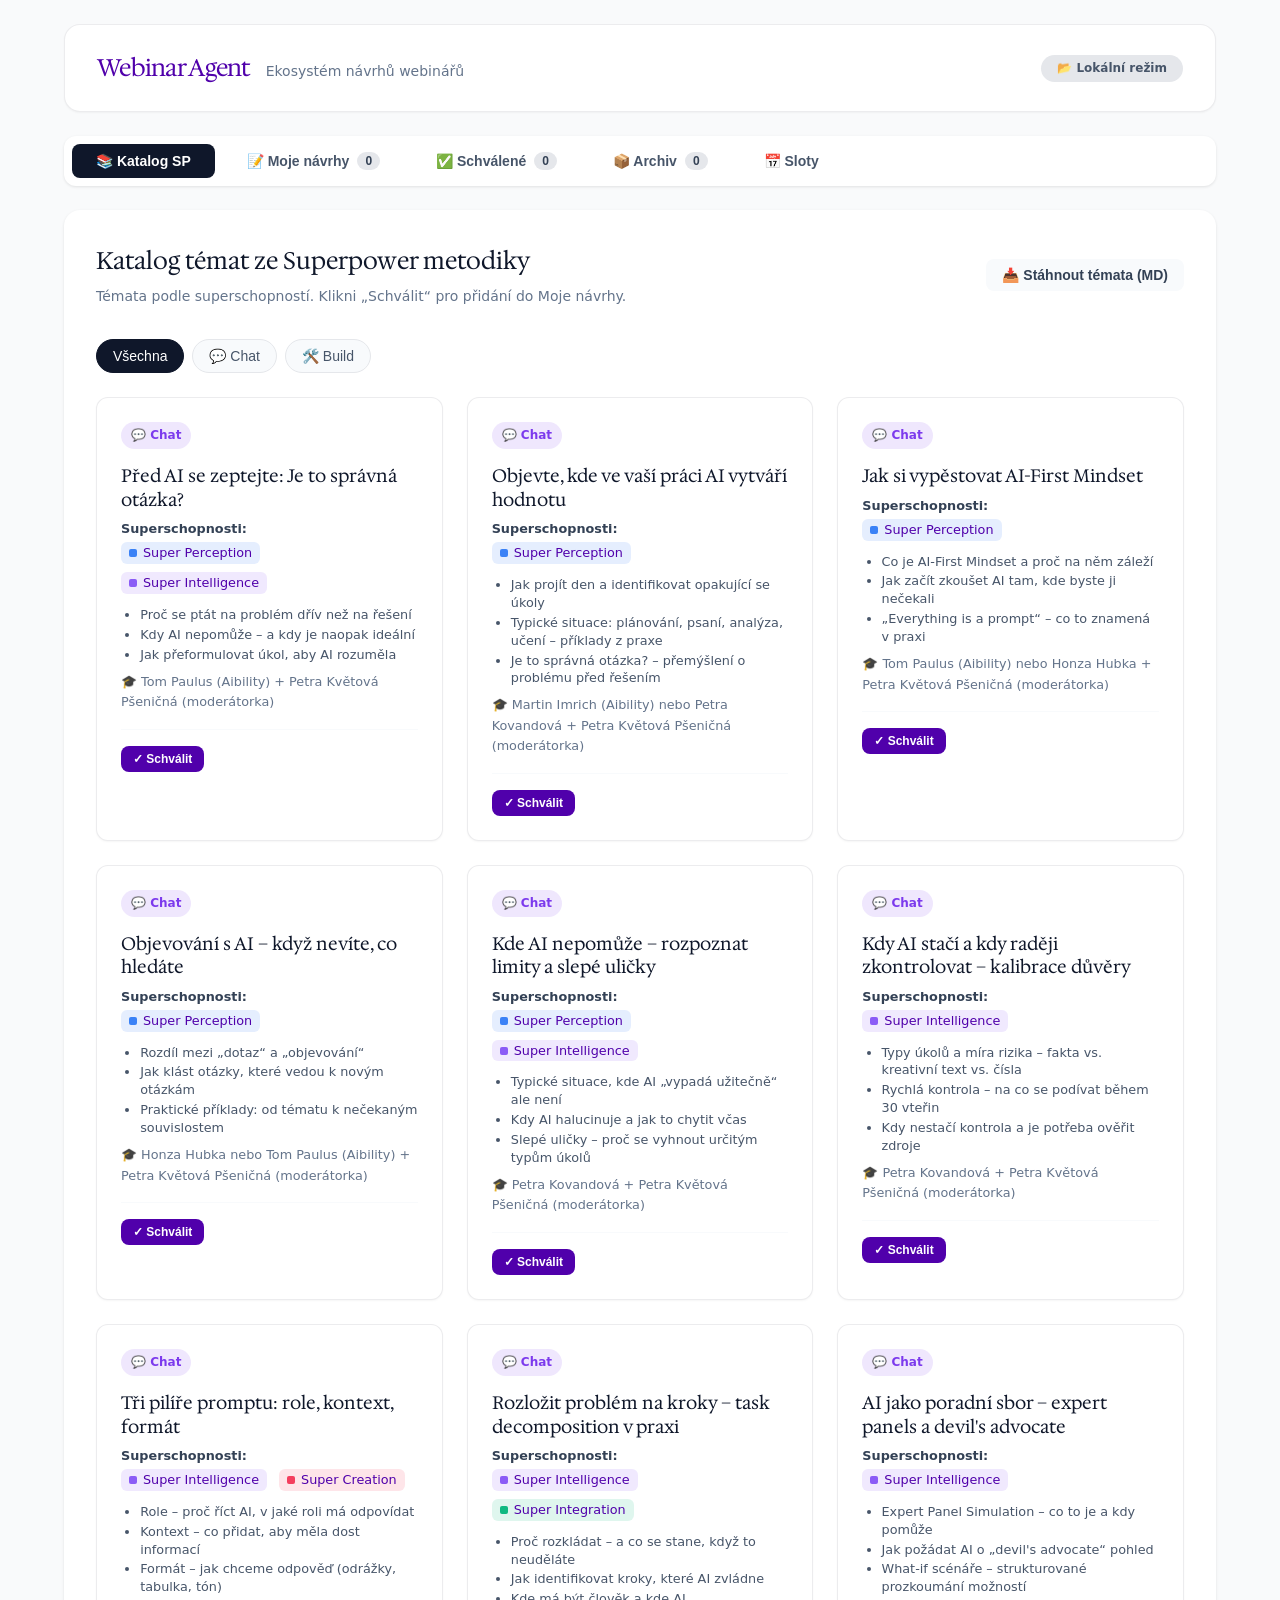
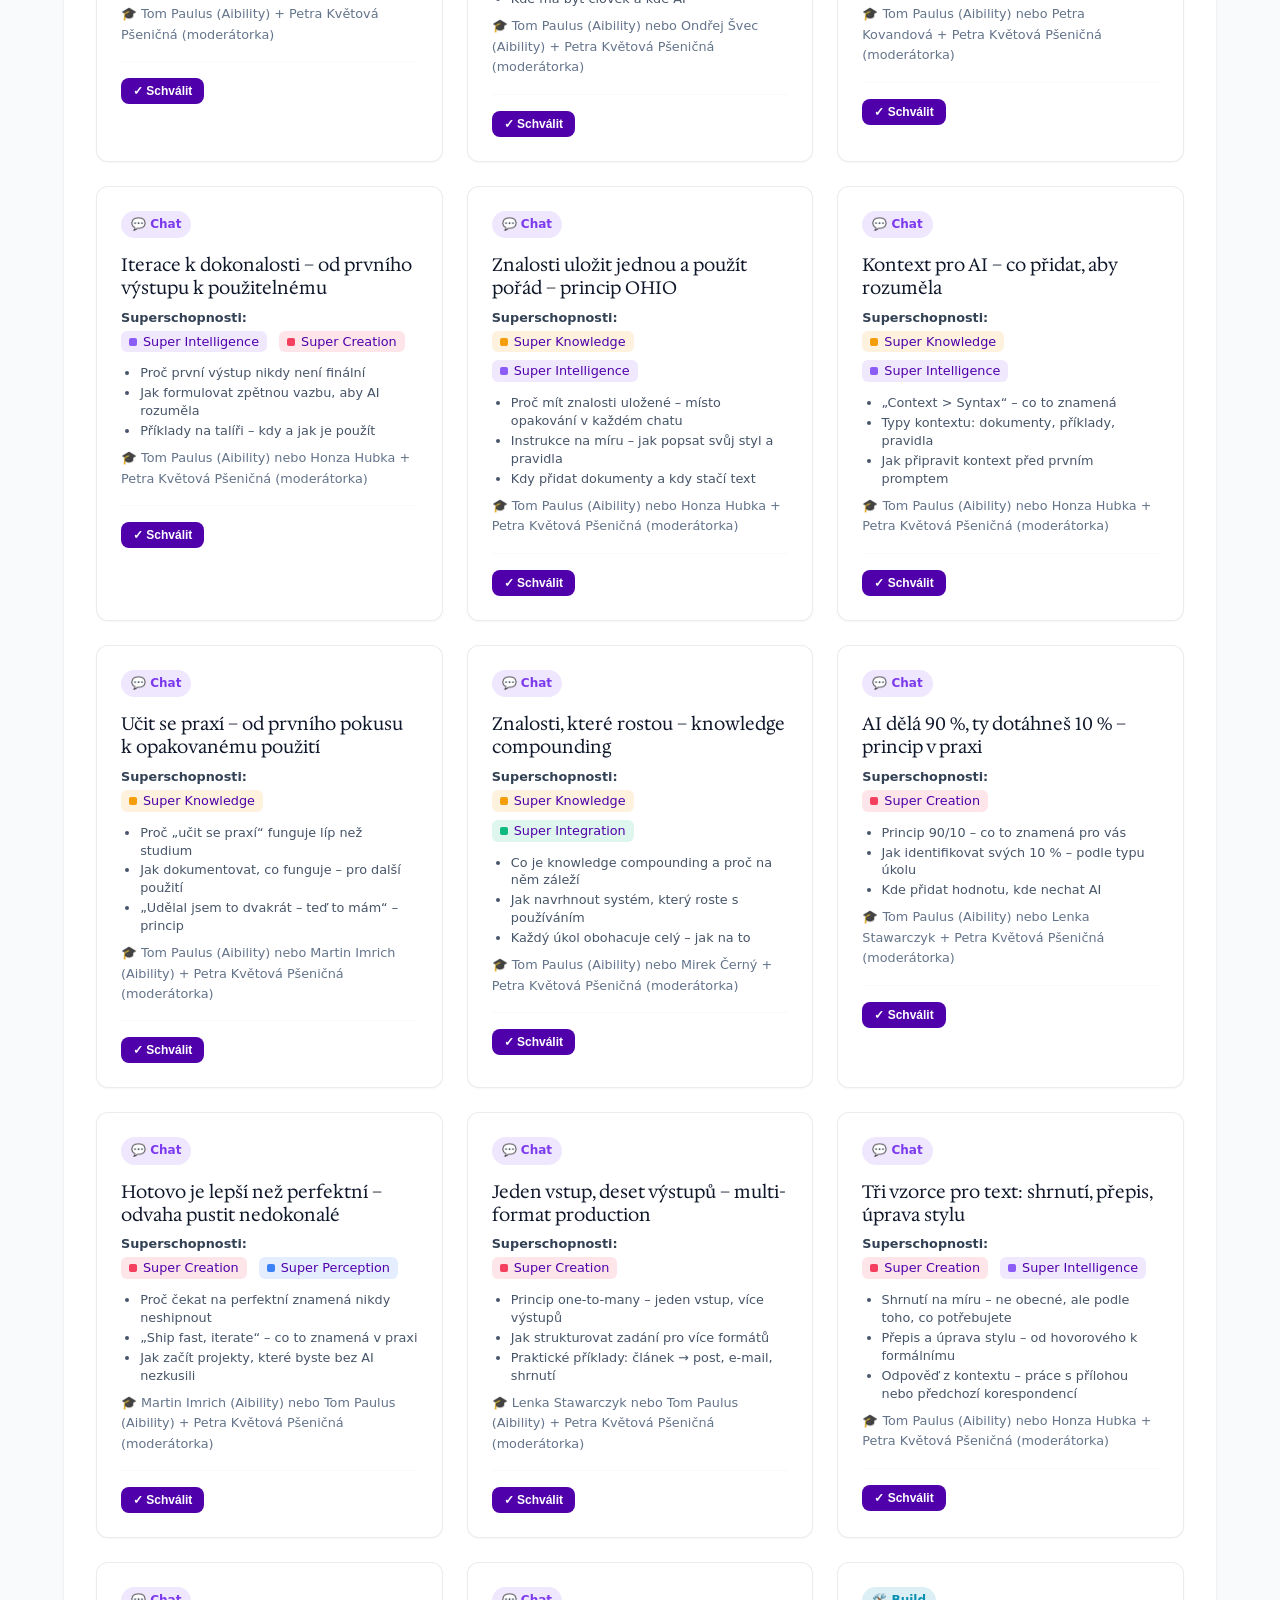
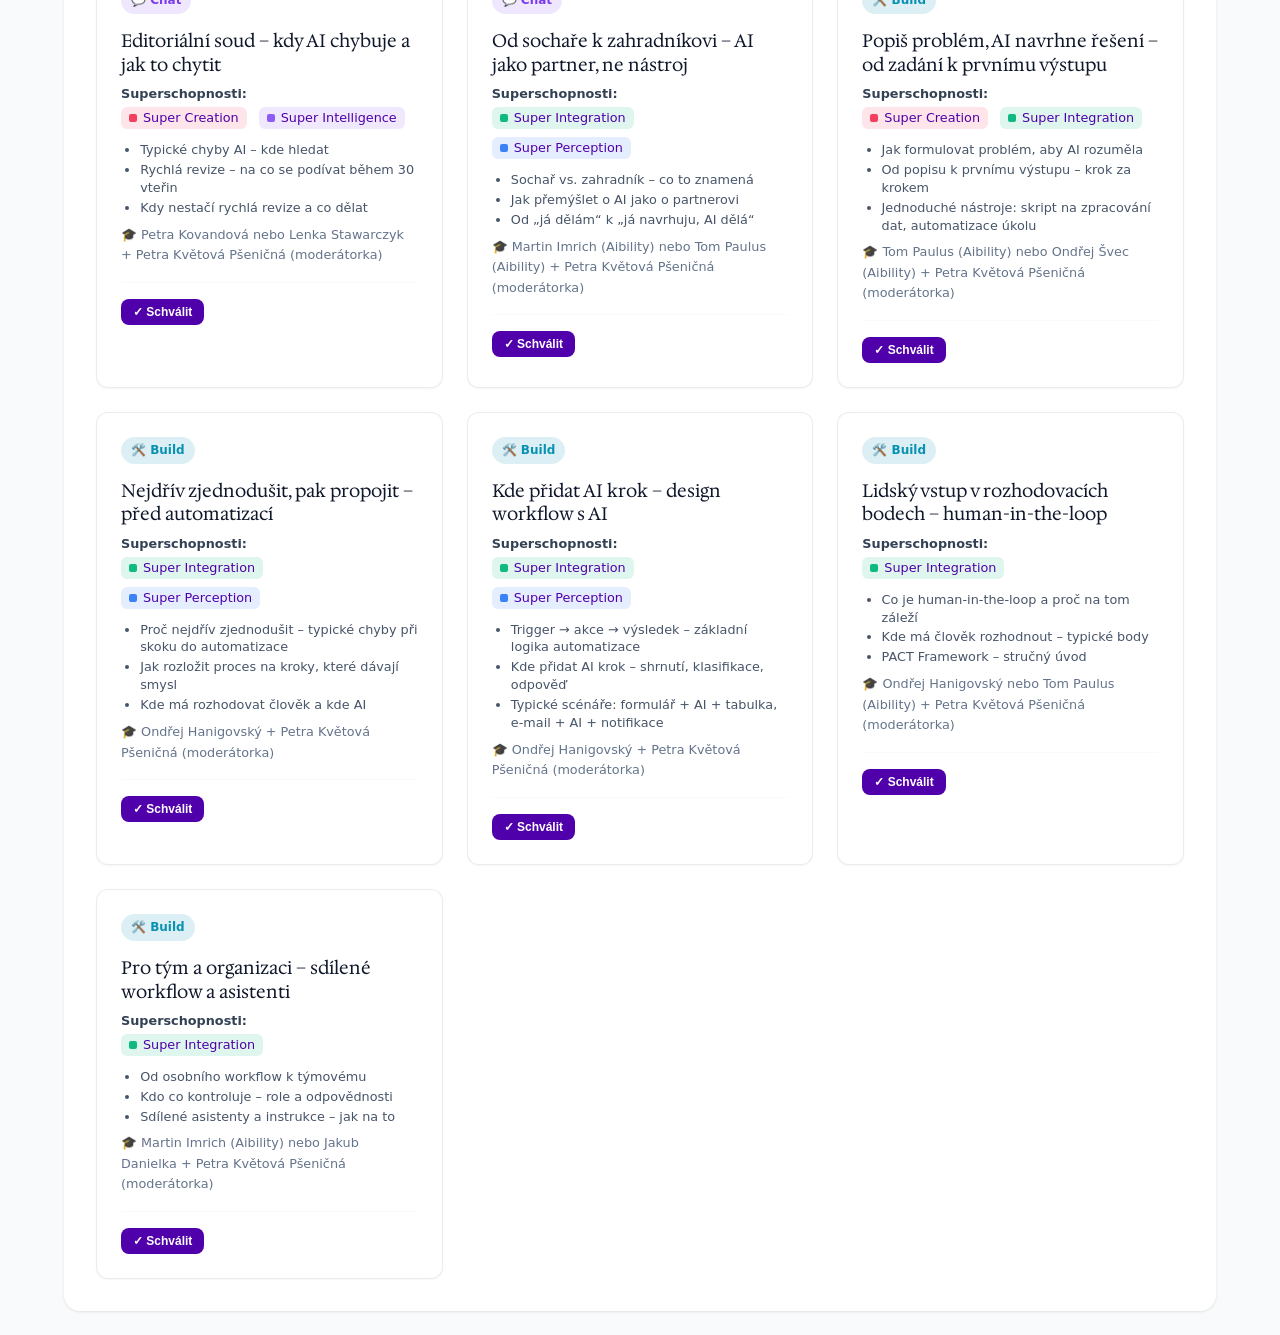
<file: index.html>
<!DOCTYPE html>
<html lang="cs">
<head>
    <meta charset="UTF-8">
    <meta name="viewport" content="width=device-width, initial-scale=1.0">
    <title>Webinar Agent Dashboard | Aibility</title>
    <link rel="stylesheet" href="styles.css">
</head>
<body>
    <div class="app">
        <header class="header">
            <div class="header-left">
                <h1 class="logo">Webinar Agent</h1>
                <span class="subtitle">Ekosystém návrhů webinářů</span>
            </div>
            <div class="header-right">
                <span id="airtable-status" class="status-badge status-disconnected">
                    ⚪ Airtable
                </span>
            </div>
        </header>

        <nav class="tabs">
            <button class="tab active" data-tab="katalog">
                📚 Katalog SP
            </button>
            <button class="tab" data-tab="drafts">
                📝 Moje návrhy
                <span class="tab-count" id="drafts-count">0</span>
            </button>
            <button class="tab" data-tab="approved">
                ✅ Schválené
                <span class="tab-count" id="approved-count">0</span>
            </button>
            <button class="tab" data-tab="archiv">
                📦 Archiv
                <span class="tab-count" id="archiv-count">0</span>
            </button>
            <button class="tab" data-tab="slots">
                📅 Sloty
            </button>
        </nav>

        <main class="content">
            <section id="tab-drafts" class="tab-content">
                <div class="section-header" style="display:flex;flex-wrap:wrap;gap:12px;align-items:center;justify-content:space-between">
                    <div>
                        <h2>Moje návrhy</h2>
                        <p class="section-desc">Témata z Katalogu SP nebo vlastní. Přidej téma tlačítkem níže nebo „Použít“ v katalogu. Klikni na kartu pro detail.</p>
                    </div>
                    <button type="button" class="btn btn-primary" onclick="openAddTopicModal()">➕ Přidat vlastní téma</button>
                </div>
                
                <div class="filters">
                    <button class="filter-btn active" data-filter="all">Všechny</button>
                    <button class="filter-btn" data-filter="Chat">💬 Chat</button>
                    <button class="filter-btn" data-filter="Build">🛠️ Build</button>
                </div>
                
                <div id="drafts-list" class="cards-grid"></div>
                
                <div id="drafts-empty" class="empty-state" style="display: none;">
                    <div class="empty-icon">📭</div>
                    <h3>Žádné návrhy</h3>
                    <p id="drafts-empty-msg">Přejdi do Katalogu SP a klikni „Použít“ u tématu, které chceš naplánovat.</p>
                </div>
            </section>

            <section id="tab-katalog" class="tab-content active">
                <div class="section-header" style="display:flex;flex-wrap:wrap;gap:12px;align-items:center;justify-content:space-between">
                    <div>
                        <h2>Katalog témat ze Superpower metodiky</h2>
                        <p class="section-desc">Témata podle superschopností. Klikni „Schválit“ pro přidání do Moje návrhy.</p>
                    </div>
                    <button type="button" class="btn btn-secondary" onclick="downloadTopicsAsMd()">📥 Stáhnout témata (MD)</button>
                </div>
                <div class="filters">
                    <button class="filter-btn active" data-katalog-filter="all">Všechna</button>
                    <button class="filter-btn" data-katalog-filter="Chat">💬 Chat</button>
                    <button class="filter-btn" data-katalog-filter="Build">🛠️ Build</button>
                </div>
                <div id="katalog-list" class="cards-grid"></div>
                <div id="katalog-empty" class="empty-state" style="display: none;">
                    <div class="empty-icon">📚</div>
                    <h3>Katalog se načítá</h3>
                    <p>Načítám témata z dokumentu SP metodiky...</p>
                </div>
            </section>

            <section id="tab-approved" class="tab-content">
                <div class="section-header">
                    <h2>Schválené webináře</h2>
                    <p class="section-desc">Schválené návrhy s vygenerovanými texty, připravené k uložení do Airtable</p>
                </div>
                
                <div id="approved-list" class="cards-grid"></div>
                
                <div id="approved-empty" class="empty-state" style="display: none;">
                    <div class="empty-icon">📋</div>
                    <h3>Žádné schválené</h3>
                    <p>Schval některý návrh z Moje návrhy</p>
                </div>
            </section>

            <section id="tab-archiv" class="tab-content">
                <div class="section-header">
                    <h2>Archiv – už proběhlo / vyhodnoceno / nevyužijeme</h2>
                    <p class="section-desc">Návrhy, které už proběhly, byly vyhodnoceny nebo se nevyužijí. Zůstávají zde pro přehled.</p>
                </div>
                <div class="filters">
                    <button class="filter-btn active" data-archiv-filter="all">Všechny</button>
                    <button class="filter-btn" data-archiv-filter="ulozeno_do_airtable">📤 Uloženo do Airtable</button>
                    <button class="filter-btn" data-archiv-filter="proběhlo">✅ Už proběhlo</button>
                    <button class="filter-btn" data-archiv-filter="zamitnuto">🚫 Zamítnuto</button>
                    <button class="filter-btn" data-archiv-filter="nevyužijeme">❌ Nevyužijeme</button>
                </div>
                <div id="archiv-list" class="cards-grid"></div>
                <div id="archiv-empty" class="empty-state" style="display: none;">
                    <div class="empty-icon">📦</div>
                    <h3>Archiv je prázdný</h3>
                    <p>Přesuň sem návrhy, které už proběhly nebo se nevyužijí – v detailu klikni na „Přesunout do archivu“.</p>
                </div>
            </section>

            <section id="tab-slots" class="tab-content">
                <div class="section-header">
                    <h2>Kalendář slotů</h2>
                    <p class="section-desc">Úterý 11:00 — střídání Chat / Build</p>
                </div>
                <div id="slots-list" class="slots-grid"></div>
            </section>
        </main>

        <!-- Detail modal -->
        <div id="draft-modal" class="modal" style="display: none;">
            <div class="modal-backdrop"></div>
            <div class="modal-content modal-wide">
                <div class="modal-header">
                    <h2 id="modal-title">Detail návrhu</h2>
                    <button class="modal-close" onclick="closeModal()">&times;</button>
                </div>
                <div class="modal-body" id="modal-body"></div>
                <div class="modal-footer" id="modal-footer"></div>
            </div>
        </div>

        <div id="toast" class="toast" style="display: none;">
            <span id="toast-message"></span>
        </div>

        <!-- Modal: Přidat vlastní téma -->
        <div id="add-topic-modal" class="modal" style="display: none;">
            <div class="modal-backdrop" onclick="closeAddTopicModal()"></div>
            <div class="modal-content modal-wide" style="max-width:640px">
                <div class="modal-header">
                    <h2>Přidat vlastní téma webináře</h2>
                    <button class="modal-close" onclick="closeAddTopicModal()">&times;</button>
                </div>
                <div class="modal-body" id="add-topic-body">
                    <form id="add-topic-form" onsubmit="return false;">
                        <div class="form-group">
                            <label for="add-tema">Název tématu *</label>
                            <input type="text" id="add-tema" required placeholder="např. Jak psát efektivní prompty" />
                        </div>
                        <div class="form-group">
                            <label for="add-modul">Modul *</label>
                            <select id="add-modul" required>
                                <option value="Chat">💬 Chat</option>
                                <option value="Build">🛠️ Build</option>
                            </select>
                        </div>
                        <div class="form-group">
                            <label for="add-problem">O čem má webinář být</label>
                            <textarea id="add-problem" rows="3" placeholder="Jaký problém řeší? Pro koho je určen?"></textarea>
                        </div>
                        <div class="form-group">
                            <label for="add-usp">Proč právě tento webinář</label>
                            <textarea id="add-usp" rows="2" placeholder="Proč je téma důležité? Co je unikátní?"></textarea>
                        </div>
                        <div class="form-group">
                            <label for="add-reseni">Řešení / co webinář nabízí</label>
                            <textarea id="add-reseni" rows="4" placeholder="Co webinář nabízí? Jak řeší problém?"></textarea>
                        </div>
                        <div class="form-group">
                            <label for="add-obsah">Struktura a obsah (každý bod na nový řádek)</label>
                            <textarea id="add-obsah" rows="8" placeholder="1. Úvod&#10;2. Teorie&#10;3. Praktická část&#10;4. Závěr"></textarea>
                        </div>
                        <div class="form-group">
                            <label for="add-odnesou">Co se lidé mají dozvědět</label>
                            <textarea id="add-odnesou" rows="4" placeholder="Co si účastníci odnesou?"></textarea>
                        </div>
                        <div class="form-group">
                            <label>Vyber lektora</label>
                            <div id="add-lektor-checkboxes" style="display:flex;flex-direction:column;gap:8px;padding:12px;border:1px solid var(--gray-300);border-radius:8px;background:var(--gray-50)">
                                <!-- Naplní app.js při otevření modalu -->
                            </div>
                        </div>
                    </form>
                </div>
                <div class="modal-footer">
                    <button class="btn btn-secondary" onclick="closeAddTopicModal()">Zrušit</button>
                    <button class="btn btn-primary" onclick="submitAddTopic()">Přidat návrh</button>
                </div>
            </div>
        </div>

    </div>

    <script src="embedded_data.js"></script>
    <script src="text_generator.js"></script>
    <script src="config.js"></script>
    <script src="app.js"></script>
</body>
</html>
</file>
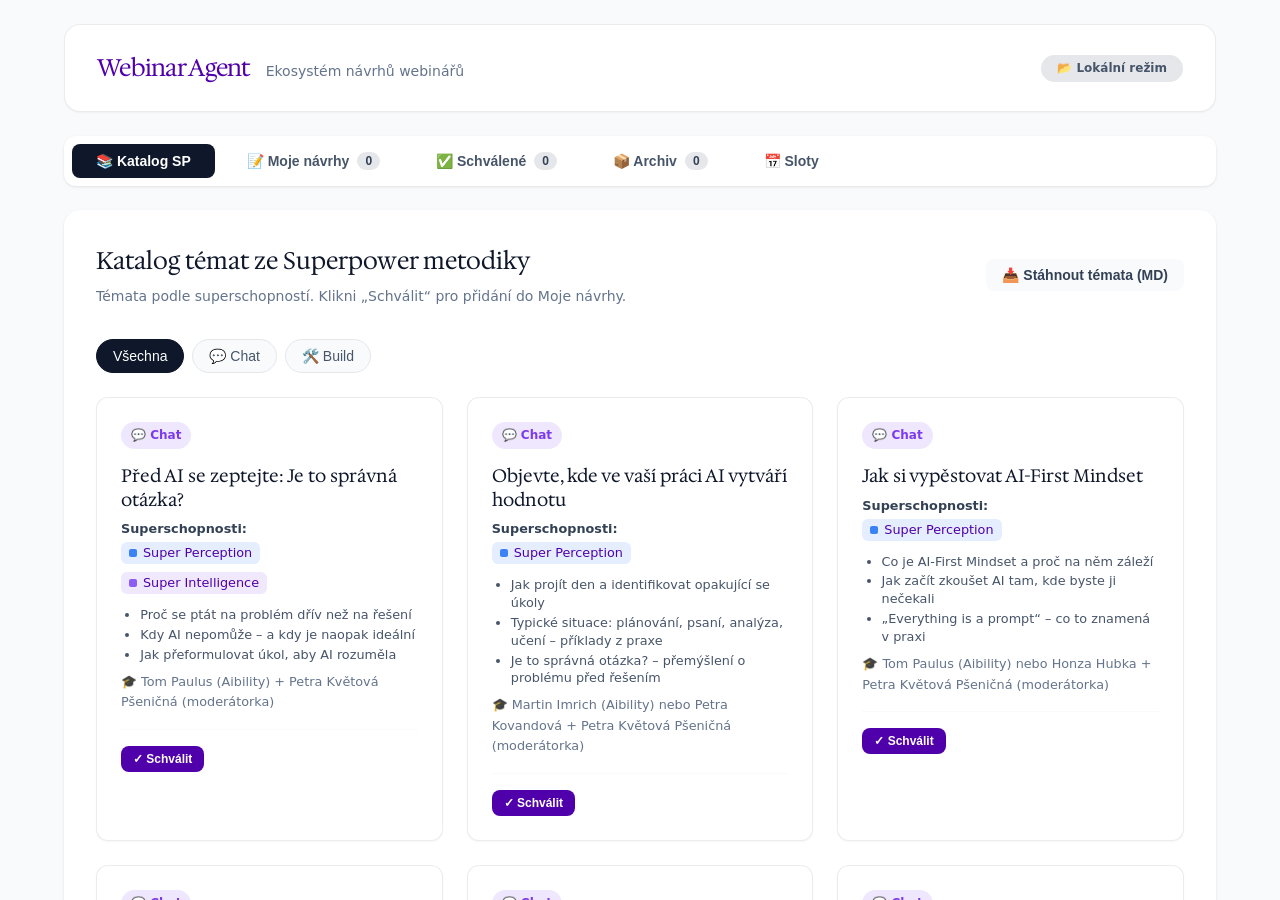
<file: hlasovani.html>
<!DOCTYPE html>
<html lang="cs">
<head>
    <meta charset="UTF-8">
    <meta http-equiv="refresh" content="0; url=index.html?vote=1">
    <title>Hlasování | Aibility</title>
</head>
<body>
    <p>Přesměrovávám na dashboard... <a href="index.html?vote=1">Klikni zde, pokud se nic nestane</a>.</p>
</body>
</html>
</file>
<file: styles.css>
/* ================================================
   Webinar Agent Dashboard - Styles
   Aibility design system (landing page builder)
   ================================================ */

@import url('https://fonts.googleapis.com/css2?family=Hedvig+Letters+Serif:opsz@12..24&display=swap');

:root {
    --black: #000000;
    --white: #ffffff;
    --gray-50: #f9fafb;
    --gray-100: #F8FAFC;
    --gray-200: #e5e7eb;
    --gray-300: #d1d5db;
    --gray-400: #94a3b8;
    --gray-500: #64748b;
    --gray-600: #475569;
    --gray-700: #334155;
    --gray-800: #1e293b;
    --gray-900: #0f172a;
    --aibility-primary: #5000ab;
    --aibility-primary-dark: #3d0085;
    --accent-chat: #7C3AED;
    --accent-build: #0891B2;
    --accent-chat-light: rgba(124, 58, 237, 0.12);
    --accent-build-light: rgba(8, 145, 178, 0.14);
    --color-violet: #7C3AED;
    --color-cyan: #0891B2;
    --color-text-primary: #0F172A;
    --color-text-secondary: #475569;
    --color-border: rgba(15, 23, 42, 0.08);
    --shadow-sm: 0 1px 2px rgba(0, 0, 0, 0.04);
    --shadow-md: 0 4px 12px rgba(0, 0, 0, 0.06);
    --font-sans: system-ui, -apple-system, 'Segoe UI', Roboto, sans-serif;
    --font-headings: 'Hedvig Letters Serif', Georgia, serif;
    --space-xs: 4px;
    --space-sm: 8px;
    --space-md: 16px;
    --space-lg: 24px;
    --space-xl: 32px;
    --space-2xl: 48px;
    --radius-sm: 6px;
    --radius-md: 8px;
    --radius-lg: 12px;
    --radius-xl: 16px;
    --radius-full: 9999px;
}

* { margin: 0; padding: 0; box-sizing: border-box; }

body {
    font-family: var(--font-sans);
    background: var(--gray-50);
    color: var(--color-text-primary);
    line-height: 1.6;
    min-height: 100vh;
}

h1, h2, h3, h4, .section-header h2, .card-title {
    font-family: var(--font-headings);
    font-weight: 400;
}

.app {
    max-width: 1200px;
    margin: 0 auto;
    padding: var(--space-lg);
}

/* Header */
.header {
    display: flex;
    justify-content: space-between;
    align-items: center;
    padding: var(--space-lg) var(--space-xl);
    background: var(--white);
    border-radius: var(--radius-xl);
    margin-bottom: var(--space-lg);
    box-shadow: var(--shadow-sm);
    border: 1px solid var(--color-border);
}

.header-left { display: flex; align-items: baseline; gap: var(--space-md); }
.header-right { display: flex; align-items: center; gap: var(--space-md); }
.logo {
    font-size: 1.5rem;
    font-weight: 800;
    letter-spacing: -0.03em;
    color: var(--aibility-primary);
}
.subtitle { color: var(--gray-500); font-size: 0.875rem; }

.status-badge {
    display: inline-flex; align-items: center; gap: var(--space-xs);
    padding: var(--space-xs) var(--space-md); border-radius: var(--radius-full);
    font-size: 0.75rem; font-weight: 600;
}
.status-connected { background: #dcfce7; color: #166534; }
.status-disconnected { background: var(--gray-200); color: var(--gray-600); }

/* Tabs */
.tabs {
    display: flex; gap: var(--space-sm); margin-bottom: var(--space-lg);
    background: var(--white); padding: var(--space-sm);
    border-radius: var(--radius-lg); box-shadow: 0 1px 3px rgba(0,0,0,0.1);
}

.tab {
    display: flex; align-items: center; gap: var(--space-sm);
    padding: var(--space-sm) var(--space-lg); background: transparent;
    border: none; border-radius: var(--radius-md);
    font-size: 0.875rem; font-weight: 600; color: var(--gray-600);
    cursor: pointer; transition: all 0.2s;
}
.tab:hover { background: var(--gray-100); color: var(--gray-900); }
.tab.active { background: var(--gray-900); color: var(--white); }

.tab-count {
    background: var(--gray-200); color: var(--gray-700);
    padding: 2px 8px; border-radius: var(--radius-full); font-size: 0.75rem;
}
.tab.active .tab-count { background: rgba(255,255,255,0.2); color: var(--white); }

/* Content */
.content {
    background: var(--white); border-radius: var(--radius-xl);
    padding: var(--space-xl); min-height: 400px;
    box-shadow: 0 1px 3px rgba(0,0,0,0.1);
}

.tab-content { display: none; }
.tab-content.active { display: block; }
.section-header { margin-bottom: var(--space-xl); }
.section-header h2 { font-size: 1.5rem; font-weight: 700; margin-bottom: var(--space-xs); }
.section-desc { color: var(--gray-500); font-size: 0.875rem; }

/* Filters */
.filters { display: flex; gap: var(--space-sm); margin-bottom: var(--space-lg); }

.filter-btn {
    padding: var(--space-sm) var(--space-md);
    background: var(--gray-100); border: 1px solid var(--gray-200);
    border-radius: var(--radius-full); font-size: 0.875rem;
    font-weight: 500; color: var(--gray-600); cursor: pointer; transition: all 0.2s;
}
.filter-btn:hover { background: var(--gray-200); }
.filter-btn.active { background: var(--gray-900); border-color: var(--gray-900); color: var(--white); }

/* Cards Grid */
.cards-grid {
    display: grid;
    grid-template-columns: repeat(auto-fill, minmax(340px, 1fr));
    gap: var(--space-lg);
}

.card {
    background: var(--white);
    border: 1px solid var(--color-border);
    border-radius: var(--radius-lg);
    padding: var(--space-lg);
    transition: all 0.2s ease;
    cursor: pointer;
    box-shadow: var(--shadow-sm);
}
.card:hover {
    border-color: rgba(15, 23, 42, 0.15);
    box-shadow: var(--shadow-md);
    transform: translateY(-2px);
}

.card-header {
    display: flex; justify-content: space-between; align-items: flex-start;
    margin-bottom: var(--space-md);
}

.card-module {
    display: inline-flex; align-items: center; gap: var(--space-xs);
    padding: 4px 10px; border-radius: var(--radius-full);
    font-size: 0.75rem; font-weight: 600;
}
.card-module.chat { background: var(--accent-chat-light); color: var(--accent-chat); }
.card-module.build { background: var(--accent-build-light); color: var(--accent-build); }

.card-score {
    display: inline-flex; align-items: center; gap: 4px;
    font-size: 0.7rem; font-weight: 700; color: var(--gray-500);
    background: var(--gray-100); padding: 4px 8px; border-radius: var(--radius-full);
}

.card-title { font-size: 1.125rem; font-weight: 700; margin-bottom: var(--space-sm); line-height: 1.3; }

.card-usp {
    color: var(--gray-600); font-size: 0.8rem; font-style: italic;
    margin-bottom: var(--space-sm); line-height: 1.4;
}

.card-superschopnosti {
    font-size: 0.8rem; color: var(--aibility-primary); margin-bottom: var(--space-sm);
    line-height: 1.4; font-weight: 500;
}
.card-superschopnosti strong { color: var(--gray-700); }

.card-obsah {
    margin: 0 0 var(--space-sm); padding-left: 1.2rem; font-size: 0.8rem;
    color: var(--gray-600); line-height: 1.4;
}
.card-obsah li { margin-bottom: 2px; }

.card-meta {
    display: flex; flex-wrap: wrap; gap: var(--space-sm);
    margin-bottom: var(--space-md); font-size: 0.8rem; color: var(--gray-500);
}
.card-meta-item { display: flex; align-items: center; gap: 4px; }

.card-tags { display: flex; flex-wrap: wrap; gap: var(--space-xs); margin-bottom: var(--space-md); }
.card-tag {
    padding: 2px 8px; border-radius: var(--radius-full);
    font-size: 0.7rem; font-weight: 500; background: var(--gray-100); color: var(--gray-600);
}

.card-actions {
    display: flex; gap: var(--space-sm); padding-top: var(--space-md);
    border-top: 1px solid var(--gray-100);
}

/* Slots Grid */
.slots-grid { display: grid; grid-template-columns: repeat(auto-fill, minmax(200px, 1fr)); gap: var(--space-md); }

.slot-card { padding: var(--space-md); border-radius: var(--radius-md); border: 1px solid var(--gray-200); text-align: center; }
.slot-card.available { background: var(--accent-build-light); border-color: rgba(8, 145, 178, 0.24); }
.slot-card.occupied { background: var(--gray-100); border-color: var(--gray-200); opacity: 0.7; }
.slot-card.blocked { background: #fef2f2; border-color: #fecaca; }
.slot-date { font-weight: 700; font-size: 1rem; margin-bottom: var(--space-xs); }
.slot-time { color: var(--gray-600); font-size: 0.875rem; margin-bottom: var(--space-sm); }
.slot-module { display: inline-block; padding: 2px 8px; border-radius: var(--radius-full); font-size: 0.75rem; font-weight: 600; }
.slot-module.chat { background: var(--accent-chat-light); color: var(--accent-chat); }
.slot-module.build { background: var(--accent-build-light); color: var(--accent-build); }

/* Empty State */
.empty-state { text-align: center; padding: var(--space-2xl); color: var(--gray-500); }
.empty-icon { font-size: 3rem; margin-bottom: var(--space-md); }
.empty-state h3 { font-size: 1.125rem; color: var(--gray-700); margin-bottom: var(--space-xs); }

/* Buttons */
.btn {
    display: inline-flex; align-items: center; gap: var(--space-sm);
    padding: var(--space-sm) var(--space-md); border: none;
    border-radius: var(--radius-md); font-size: 0.875rem; font-weight: 600;
    cursor: pointer; transition: all 0.2s;
}
.btn-primary {
    background: var(--aibility-primary);
    color: var(--white);
}
.btn-primary:hover {
    background: var(--aibility-primary-dark);
    box-shadow: 0 4px 12px rgba(80, 0, 171, 0.25);
}
.btn-secondary { background: var(--gray-100); color: var(--gray-700); }
.btn-secondary:hover { background: var(--gray-200); }
.btn-success { background: var(--color-violet); color: var(--white); }
.btn-success:hover { background: #6d28d9; }
.btn-danger { background: #ef4444; color: var(--white); }
.btn-danger:hover { background: #dc2626; }
.btn-sm { padding: 6px 12px; font-size: 0.75rem; }
.btn:disabled { opacity: 0.5; cursor: not-allowed; }
.btn-warning { background: var(--color-cyan); color: var(--white); }
.btn-warning:hover { background: #0e7490; }
.btn-outline { background: transparent; border: 1px solid var(--gray-300); color: var(--gray-700); }
.btn-outline:hover { background: var(--gray-100); }

/* Modal */
.modal {
    position: fixed; top: 0; left: 0; right: 0; bottom: 0;
    z-index: 1000; display: flex; align-items: center; justify-content: center;
}
.modal-backdrop { position: absolute; top: 0; left: 0; right: 0; bottom: 0; background: rgba(0,0,0,0.5); }

.modal-content {
    position: relative; background: var(--white); border-radius: var(--radius-xl);
    width: 90%; max-width: 700px; max-height: 90vh; overflow: hidden;
    display: flex; flex-direction: column;
}
.modal-content.modal-wide { max-width: 900px; }

.modal-header {
    display: flex; justify-content: space-between; align-items: center;
    padding: var(--space-lg); border-bottom: 1px solid var(--gray-200);
}
.modal-header h2 { font-size: 1.25rem; }
.modal-close { background: none; border: none; font-size: 1.5rem; color: var(--gray-500); cursor: pointer; }
.modal-close:hover { color: var(--gray-900); }
.modal-body { padding: var(--space-lg); overflow-y: auto; flex: 1; }
.modal-footer {
    display: flex; justify-content: flex-end; gap: var(--space-sm);
    padding: var(--space-lg); border-top: 1px solid var(--gray-200);
}

/* Detail sections in modal */
.detail-grid { display: grid; grid-template-columns: 1fr 1fr; gap: var(--space-lg); margin-bottom: var(--space-lg); }
.detail-full { grid-column: 1 / -1; }

.detail-section {
    background: var(--gray-50); border-radius: var(--radius-md);
    padding: var(--space-md); border: 1px solid var(--gray-100);
}
.detail-section h4 {
    font-size: 0.75rem; font-weight: 700; color: var(--gray-500);
    text-transform: uppercase; letter-spacing: 0.06em;
    margin-bottom: var(--space-sm);
}
.detail-section p { font-size: 0.875rem; line-height: 1.5; color: var(--gray-800); }
.detail-section ul { font-size: 0.875rem; padding-left: 20px; color: var(--gray-800); }
.detail-section li { margin-bottom: 4px; }

.evidence-item {
    background: var(--white); border: 1px solid var(--gray-200);
    border-radius: var(--radius-sm); padding: var(--space-sm) var(--space-md);
    margin-bottom: var(--space-sm); font-size: 0.8rem;
}
.evidence-item .ev-source {
    font-weight: 600; color: var(--accent-chat); font-size: 0.7rem;
    text-transform: uppercase; letter-spacing: 0.04em;
}
.evidence-item .ev-text { color: var(--gray-700); margin-top: 4px; }

.schema-block {
    display: flex; gap: var(--space-md); padding: var(--space-sm) 0;
    border-bottom: 1px solid var(--gray-100);
}
.schema-block:last-child { border-bottom: none; }
.schema-time { font-weight: 700; font-size: 0.8rem; color: var(--accent-chat); min-width: 90px; }
.schema-content { font-size: 0.8rem; color: var(--gray-700); }
.schema-content strong { color: var(--gray-900); }

/* Lektor section */
.lektor-card {
    display: flex; gap: var(--space-md); align-items: flex-start;
    background: var(--white); border: 1px solid var(--gray-200);
    border-radius: var(--radius-md); padding: var(--space-md);
}
.lektor-avatar {
    width: 48px; height: 48px; border-radius: 50%;
    background: var(--gray-200); display: flex; align-items: center;
    justify-content: center; font-size: 1.5rem; flex-shrink: 0;
}
.lektor-info h5 { font-size: 0.95rem; margin-bottom: 2px; }
.lektor-info .lektor-reason { font-size: 0.75rem; color: var(--gray-500); font-style: italic; }
.lektor-info .lektor-bio { font-size: 0.8rem; color: var(--gray-600); margin-top: 6px; line-height: 1.4; }

/* Text editor sections */
.text-section { margin-bottom: var(--space-xl); }
.text-section h3 {
    font-size: 0.875rem; font-weight: 600; color: var(--gray-600);
    margin-bottom: var(--space-sm); text-transform: uppercase; letter-spacing: 0.05em;
}
.text-section textarea {
    width: 100%; min-height: 150px; padding: var(--space-md);
    border: 1px solid var(--gray-300); border-radius: var(--radius-md);
    font-family: inherit; font-size: 0.875rem; line-height: 1.6; resize: vertical;
}
.text-section textarea:focus { outline: none; border-color: var(--gray-900); }

/* Form fields in modal */
.field-row {
    display: grid; grid-template-columns: 1fr 1fr; gap: var(--space-md);
    margin-bottom: var(--space-md);
}
.field-group, .form-group { display: flex; flex-direction: column; gap: var(--space-xs); margin-bottom: var(--space-md); }
.field-group label, .form-group label { font-size: 0.8rem; font-weight: 600; color: var(--gray-600); }
.field-group select, .field-group input, .field-group textarea,
.form-group select, .form-group input, .form-group textarea {
    padding: var(--space-sm) var(--space-md);
    border: 1px solid var(--gray-300); border-radius: var(--radius-md);
    font-size: 0.875rem; font-family: inherit; background: var(--white);
}
.field-group select:focus, .field-group input:focus, .field-group textarea:focus,
.form-group select:focus, .form-group input:focus, .form-group textarea:focus { outline: none; border-color: var(--gray-900); }

/* Toast */
.toast {
    position: fixed; bottom: var(--space-xl); left: 50%; transform: translateX(-50%);
    background: var(--gray-900); color: var(--white);
    padding: var(--space-md) var(--space-xl); border-radius: var(--radius-lg);
    font-weight: 500; z-index: 2000; animation: toast-in 0.3s ease;
}
@keyframes toast-in {
    from { opacity: 0; transform: translateX(-50%) translateY(20px); }
    to { opacity: 1; transform: translateX(-50%) translateY(0); }
}

/* Loading spinner */
.spinner {
    display: inline-block; width: 16px; height: 16px;
    border: 2px solid rgba(255,255,255,0.3); border-top-color: var(--white);
    border-radius: 50%; animation: spin 0.6s linear infinite;
}
@keyframes spin { to { transform: rotate(360deg); } }

/* Preference kolegů */
.card-preferences .preference-counts {
    display: flex; gap: 6px; font-size: 0.75rem; font-weight: 600;
}
.count-chci { color: var(--color-violet); }
.count-zvazuji { color: var(--color-cyan); }
.count-nechci { color: var(--gray-500); }

.preference-votes {
    margin-top: var(--space-md); padding-top: var(--space-md);
    border-top: 1px solid var(--gray-100);
}
.preference-vote {
    padding: var(--space-sm) var(--space-md); margin-bottom: var(--space-sm);
    border-radius: var(--radius-md); font-size: 0.8rem;
    border-left: 3px solid var(--gray-300);
}
.preference-vote.preference-chci { background: var(--accent-chat-light); border-left-color: var(--color-violet); }
.preference-vote.preference-zvazuji { background: var(--accent-build-light); border-left-color: var(--color-cyan); }
.preference-vote.preference-nechci { background: var(--gray-50); border-left-color: var(--gray-400); }
.vote-person { font-weight: 600; color: var(--gray-800); margin-right: var(--space-sm); }
.vote-pref { color: var(--gray-600); font-size: 0.75rem; }
.vote-comment { margin-top: 4px; color: var(--gray-600); font-size: 0.75rem; line-height: 1.4; }
.no-votes { font-size: 0.8rem; color: var(--gray-400); font-style: italic; }

/* Vote modal */
.vote-modal-preference.preference-chci { background: var(--accent-chat-light); color: var(--color-violet); }
.vote-modal-preference.preference-zvazuji { background: var(--accent-build-light); color: var(--color-cyan); }
.vote-modal-preference.preference-nechci { background: var(--gray-100); color: var(--gray-600); }

/* Hlasy v katalogu – zobrazení na kartě */
.card-votes .preference-chci { color: var(--color-violet); font-weight: 500; }
.card-votes .preference-zvazuji { color: var(--color-cyan); font-weight: 500; }
.card-votes .preference-nechci { color: var(--gray-600); font-weight: 500; }

/* Hlasování – tlačítka Chci/Zvažuji/Nechci */
.card-actions-hlasovani {
    display: flex; gap: var(--space-sm); flex-wrap: wrap;
}
.card-actions-hlasovani a { text-decoration: none; }

/* Responsive */
@media (max-width: 768px) {
    .app { padding: var(--space-md); }
    .header { flex-direction: column; gap: var(--space-md); text-align: center; }
    .header-left { flex-direction: column; gap: var(--space-xs); }
    .header-right { flex-direction: column; gap: var(--space-sm); }
    .tabs { flex-wrap: wrap; }
    .tab { flex: 1; justify-content: center; min-width: 100px; }
    .cards-grid { grid-template-columns: 1fr; }
    .detail-grid { grid-template-columns: 1fr; }
    .field-row { grid-template-columns: 1fr; }
    .modal-content { width: 95%; }
}
</file>
